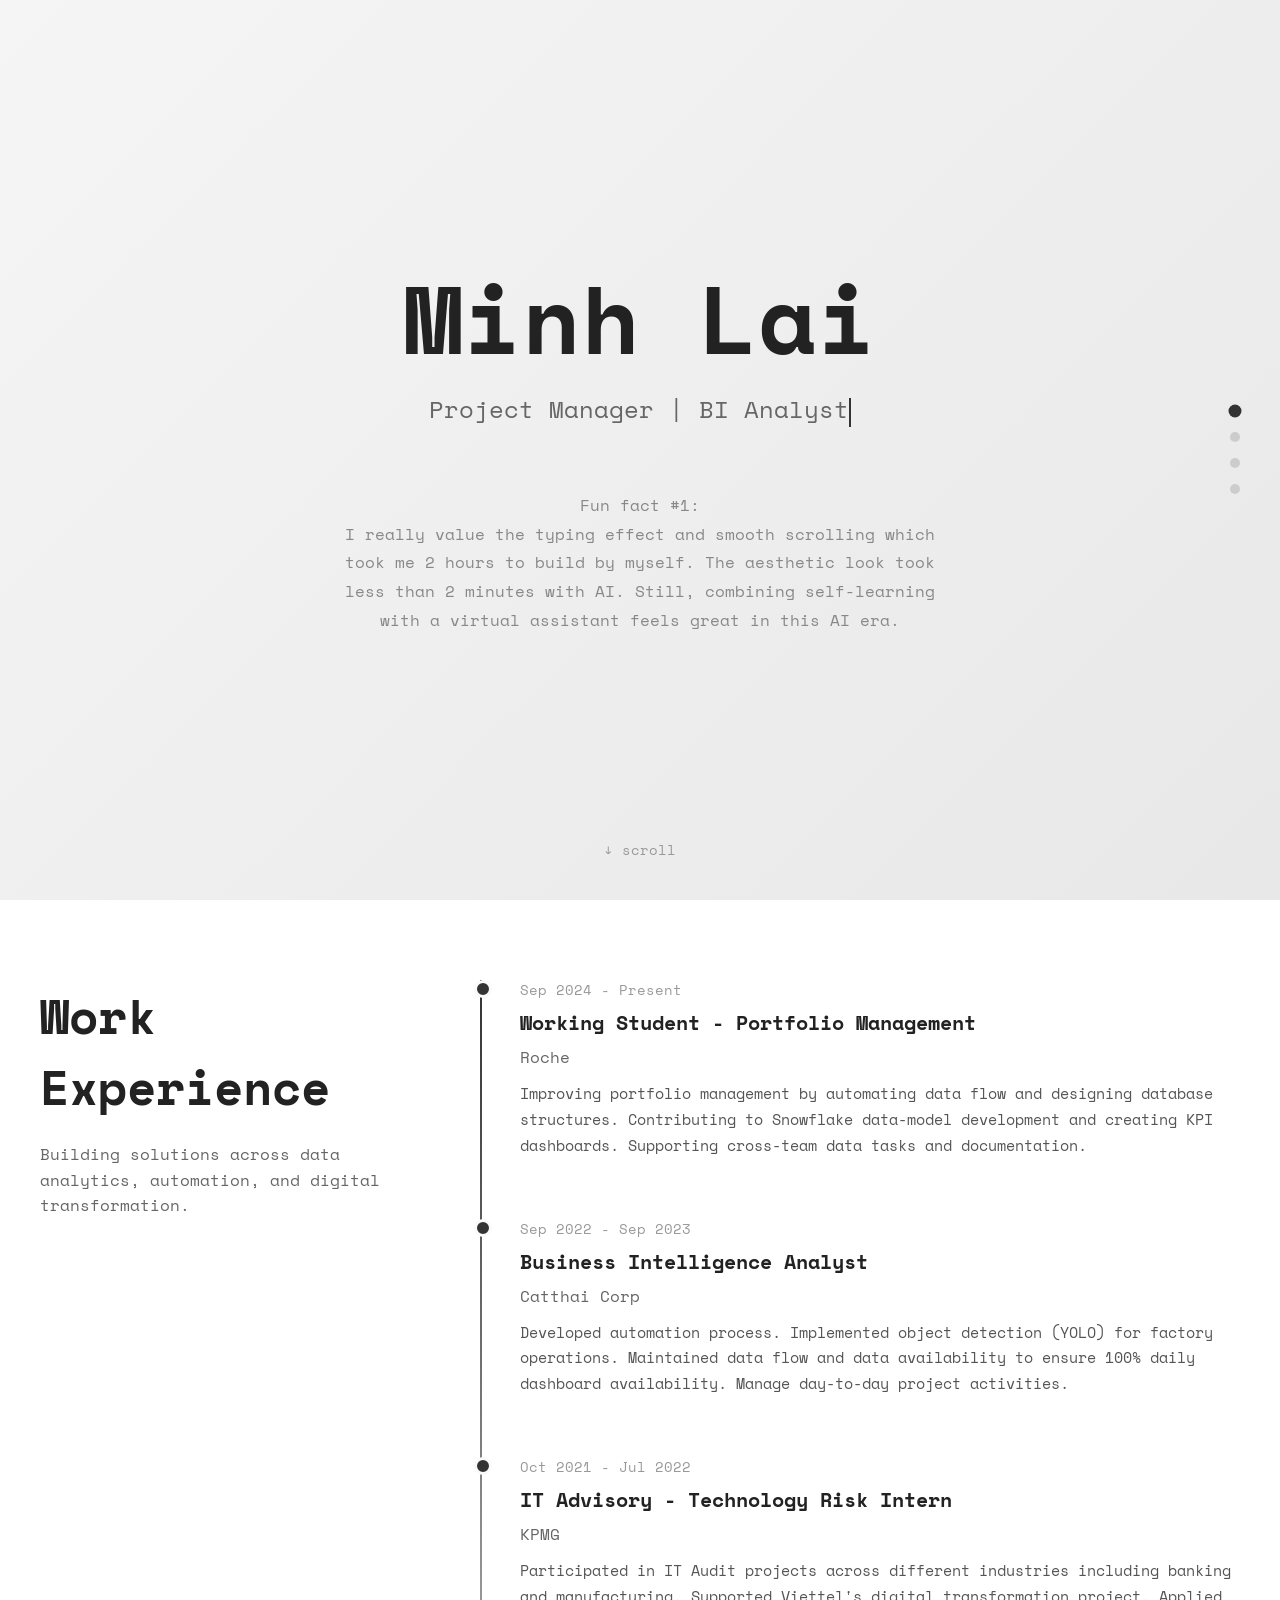
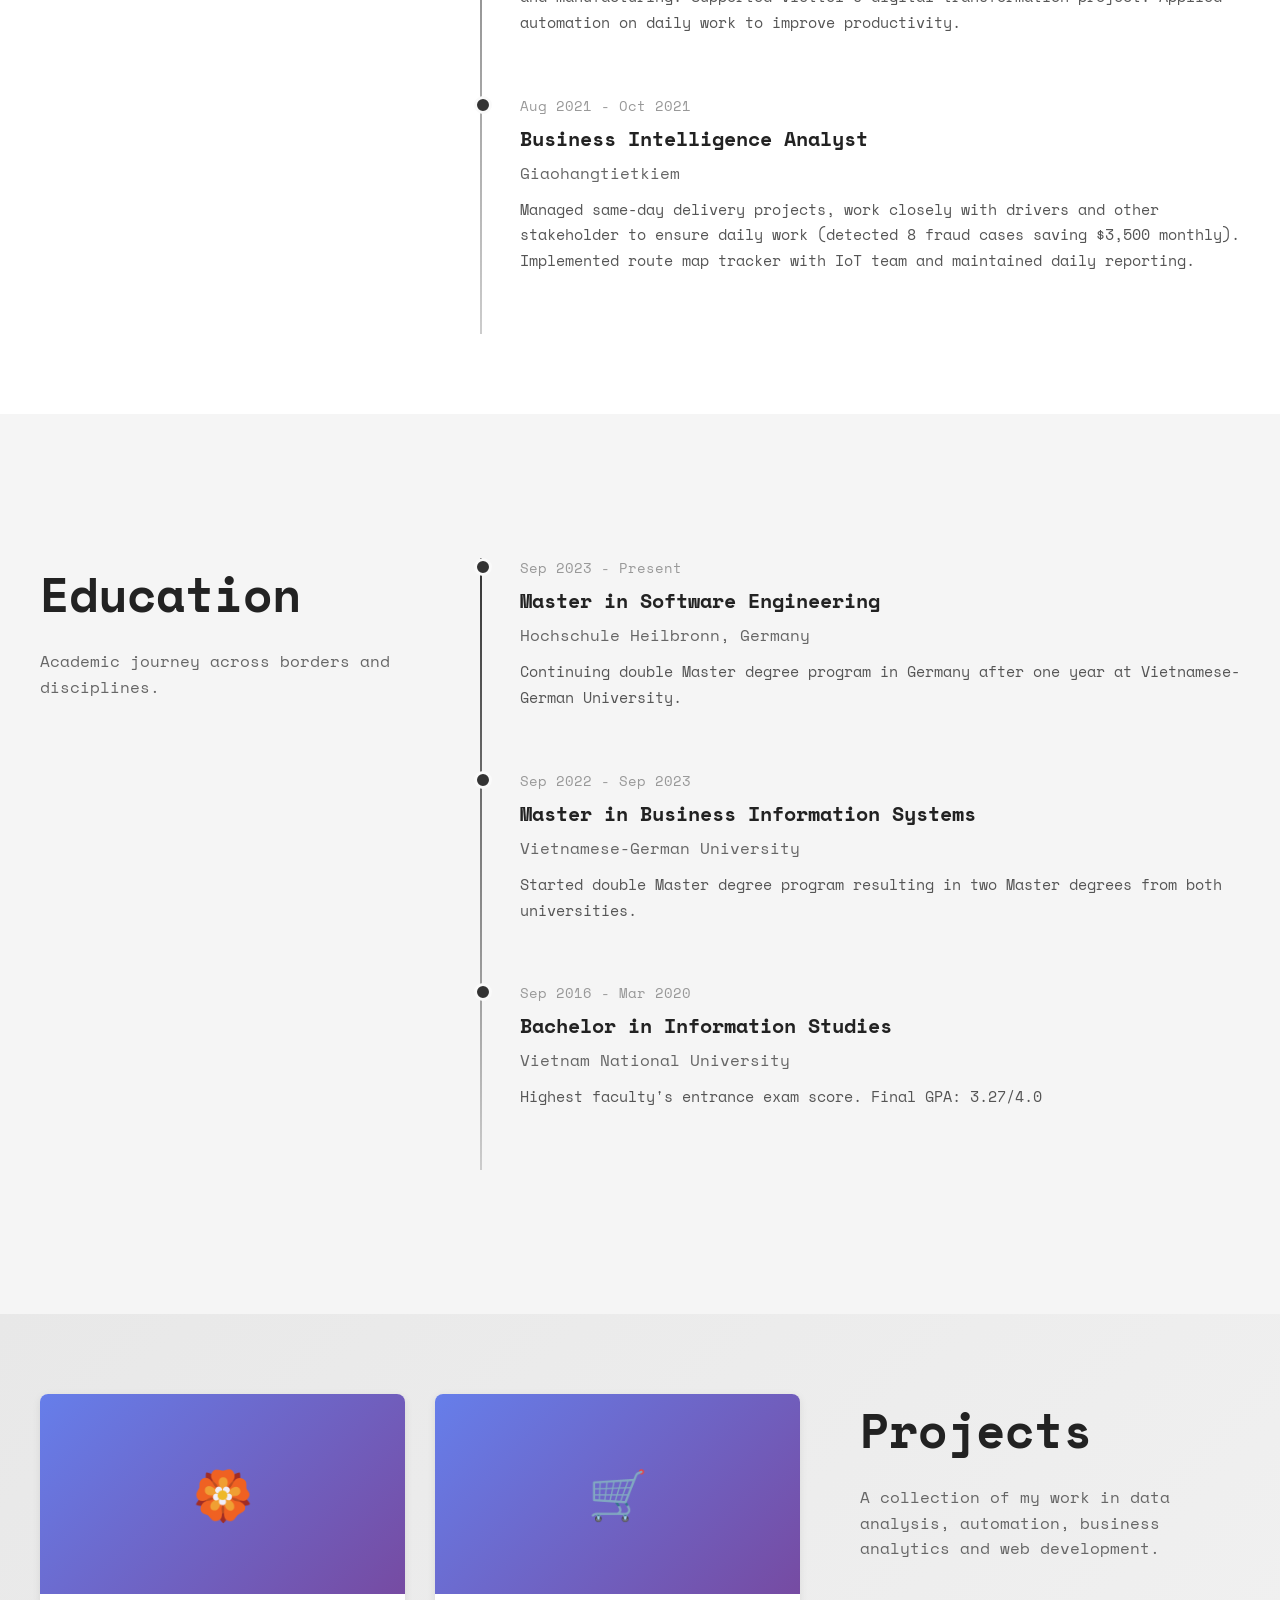
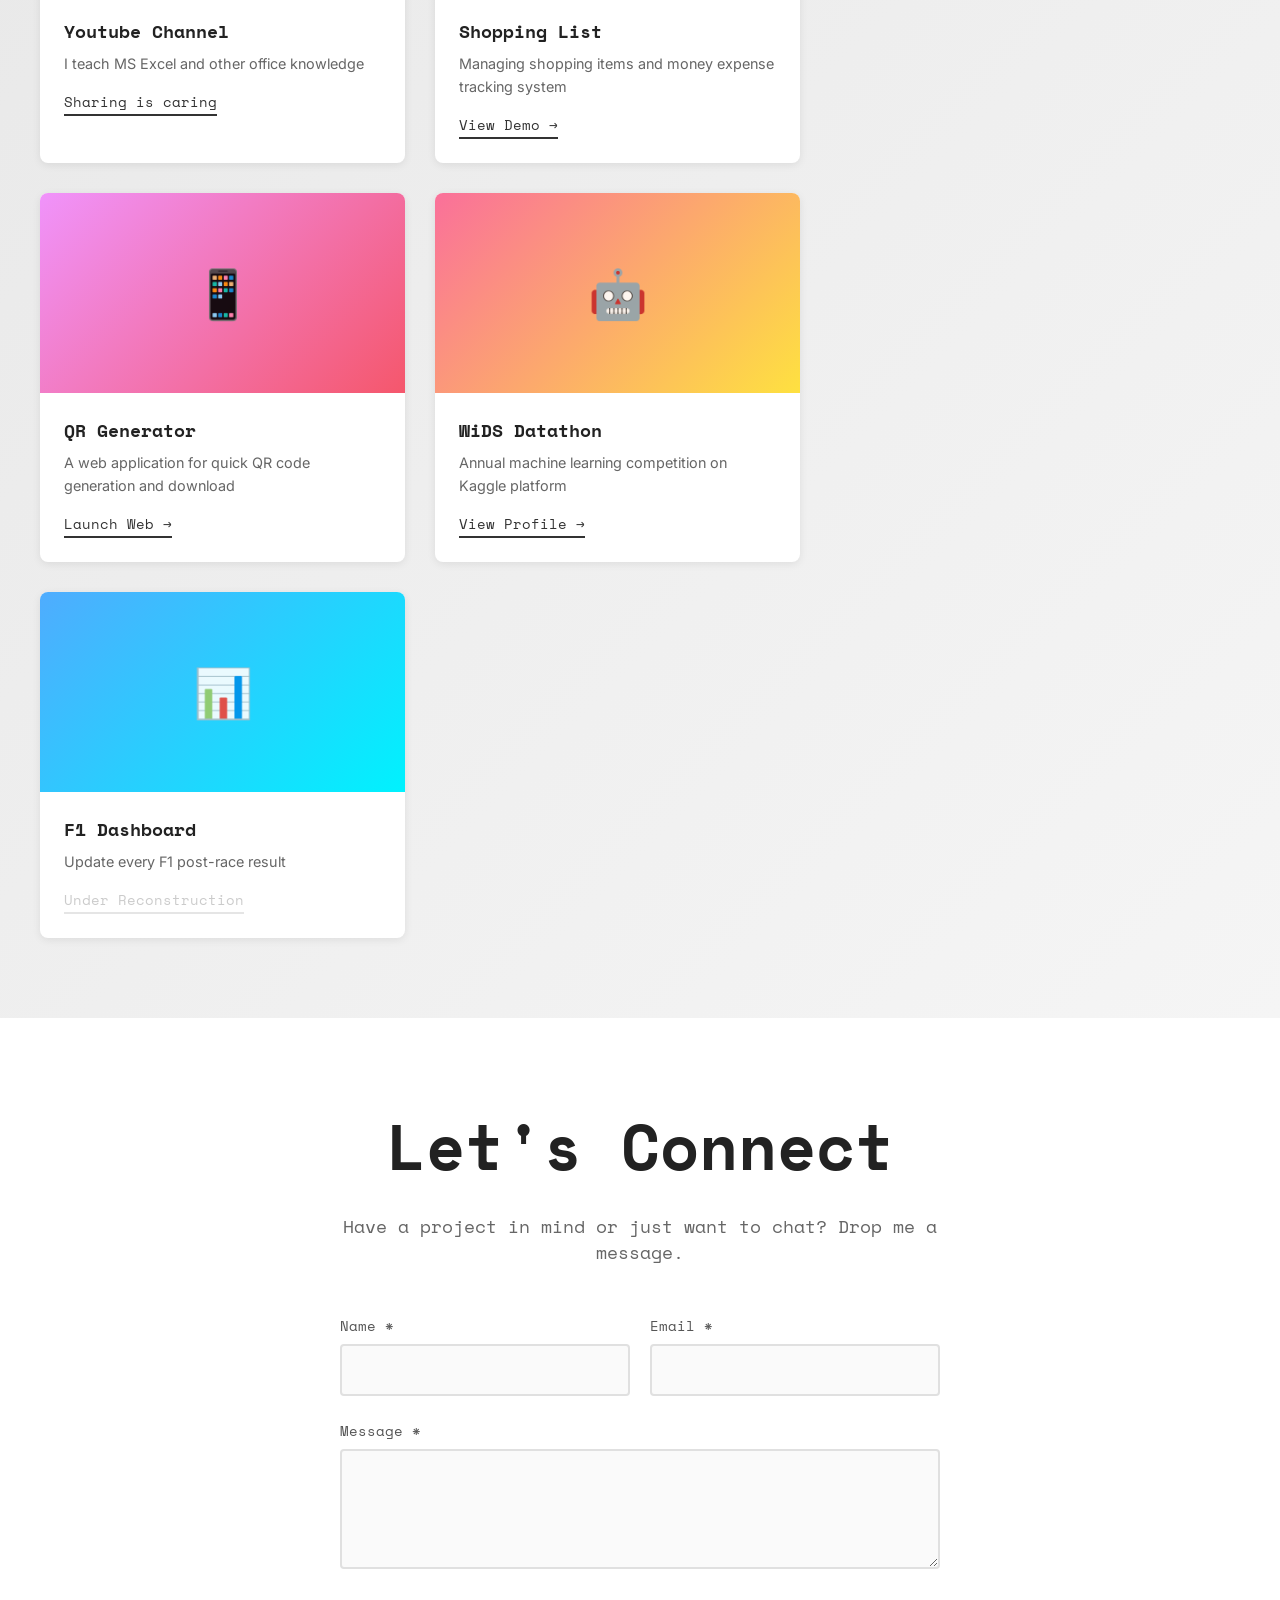
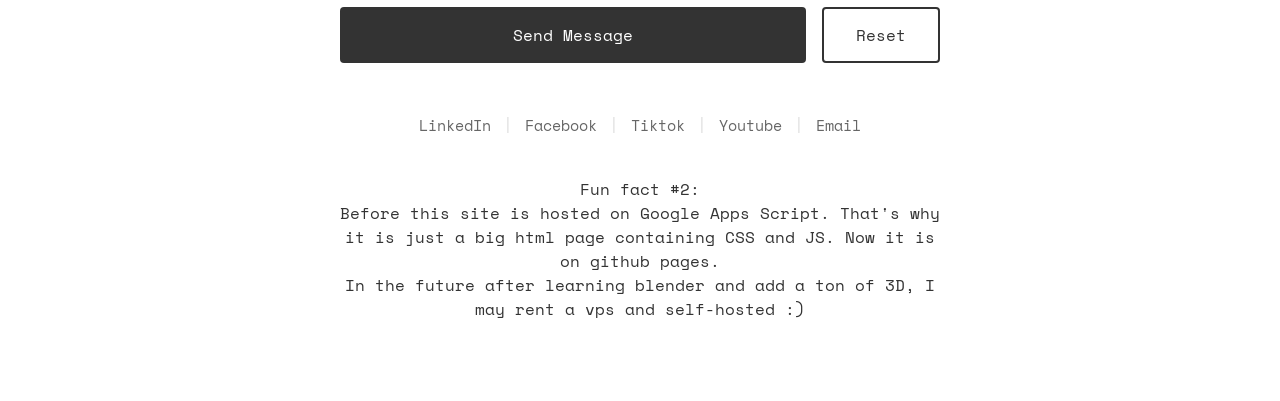
<file: index.html>
<!DOCTYPE html>
<html>
<head>
    <title>Minh Lai | Portfolio</title>
    <meta charset="utf-8">
    <meta name="viewport" content="width=device-width, initial-scale=1.0">
    <link href="https://fonts.googleapis.com/css2?family=Space+Mono:wght@400;700&family=Inter:wght@300;400;500;600&display=swap" rel="stylesheet">
    <style>
        * {
            margin: 0;
            padding: 0;
            box-sizing: border-box;
        }

        ::-webkit-scrollbar {
            width: 8px;
        }

        ::-webkit-scrollbar-track {
            background: #f5f5f5;
        }

        ::-webkit-scrollbar-thumb {
            background: #333;
            border-radius: 4px;
        }

        body {
            font-family: 'Inter', sans-serif;
            background: #fafafa;
            color: #333;
            scroll-behavior: smooth;
            overflow-x: hidden;
        }

        .mono {
            font-family: 'Space Mono', monospace;
        }

        .section {
            min-height: 100vh;
            display: flex;
            align-items: center;
            padding: 80px 40px;
            position: relative;
            transition: all 0.6s ease;
        }

        .container {
            max-width: 1200px;
            margin: 0 auto;
            width: 100%;
        }

        /* Hero Section */
        .hero {
            justify-content: center;
            text-align: center;
            background: linear-gradient(135deg, #f5f5f5 0%, #e8e8e8 100%);
        }

        .hero-content {
            max-width: 800px;
        }

        .hero h1 {
            font-size: clamp(3rem, 8vw, 6rem);
            font-weight: 700;
            margin-bottom: 20px;
            color: #222;
            line-height: 1.1;
        }

        .hero-subtitle {
            font-size: clamp(1rem, 2vw, 1.5rem);
            color: #666;
            min-height: 60px;
            margin-bottom: 40px;
        }

        .caret {
            display: inline-block;
            width: 2px;
            height: 1.2em;
            background-color: #333;
            animation: blink 0.7s infinite alternate;
            vertical-align: text-bottom;
        }

        @keyframes blink {
            from { opacity: 1; }
            to { opacity: 0; }
        }

        .scroll-indicator {
            position: absolute;
            bottom: 40px;
            left: 50%;
            transform: translateX(-50%);
            font-size: 0.9rem;
            color: #999;
            animation: bounce 2s infinite;
        }

        @keyframes bounce {
            0%, 20%, 50%, 80%, 100% { transform: translateX(-50%) translateY(0); }
            40% { transform: translateX(-50%) translateY(-10px); }
            60% { transform: translateX(-50%) translateY(-5px); }
        }

        /* Experience Section */
        .experience {
            background: #fff;
        }

        .experience .container {
            display: grid;
            grid-template-columns: 1fr 2fr;
            gap: 60px;
            align-items: start;
        }

        .section-title {
            position: sticky;
            top: 100px;
        }

        .section-title h2 {
            font-size: clamp(2rem, 4vw, 3rem);
            font-weight: 700;
            margin-bottom: 20px;
            color: #222;
        }

        .section-title p {
            color: #666;
            font-size: 1rem;
            line-height: 1.6;
        }

        .timeline {
            position: relative;
            padding-left: 40px;
        }

        .timeline::before {
            content: '';
            position: absolute;
            left: 0;
            top: 0;
            bottom: 0;
            width: 2px;
            background: linear-gradient(to bottom, #333 0%, #ccc 100%);
        }

        .timeline-item {
            position: relative;
            margin-bottom: 60px;
            opacity: 0;
            transform: translateY(30px);
            transition: all 0.6s ease;
        }

        .timeline-item.visible {
            opacity: 1;
            transform: translateY(0);
        }

        .timeline-item::before {
            content: '';
            position: absolute;
            left: -46px;
            top: 0;
            width: 12px;
            height: 12px;
            background: #333;
            border-radius: 50%;
            border: 3px solid #fafafa;
        }

        .timeline-date {
            font-size: 0.85rem;
            color: #999;
            margin-bottom: 8px;
        }

        .timeline-title {
            font-size: 1.25rem;
            font-weight: 600;
            color: #222;
            margin-bottom: 8px;
        }

        .timeline-company {
            font-size: 1rem;
            color: #666;
            margin-bottom: 12px;
        }

        .timeline-desc {
            color: #555;
            line-height: 1.7;
            font-size: 0.95rem;
        }

        /* Portfolio Section */
        .portfolio {
            background: linear-gradient(135deg, #e8e8e8 0%, #f5f5f5 100%);
        }

        .portfolio .container {
            display: grid;
            grid-template-columns: 2fr 1fr;
            gap: 60px;
            align-items: start;
        }

        .projects-grid {
            display: grid;
            grid-template-columns: repeat(auto-fill, minmax(280px, 1fr));
            gap: 30px;
        }

        .project-card {
            background: #fff;
            border-radius: 8px;
            overflow: hidden;
            box-shadow: 0 2px 8px rgba(0,0,0,0.08);
            transition: all 0.3s ease;
            opacity: 0;
            transform: translateY(30px);
        }

        .project-card.visible {
            opacity: 1;
            transform: translateY(0);
        }

        .project-card:hover {
            transform: translateY(-8px);
            box-shadow: 0 8px 24px rgba(0,0,0,0.15);
        }

        .project-image {
            width: 100%;
            height: 200px;
            background: linear-gradient(135deg, #667eea 0%, #764ba2 100%);
            display: flex;
            align-items: center;
            justify-content: center;
            font-size: 3rem;
            color: rgba(255,255,255,0.9);
        }

        .project-content {
            padding: 24px;
        }

        .project-title {
            font-size: 1.1rem;
            font-weight: 600;
            margin-bottom: 8px;
            color: #222;
        }

        .project-desc {
            font-size: 0.9rem;
            color: #666;
            margin-bottom: 16px;
            line-height: 1.6;
        }

        .project-link {
            display: inline-block;
            color: #333;
            text-decoration: none;
            font-size: 0.9rem;
            font-weight: 500;
            border-bottom: 2px solid #333;
            padding-bottom: 2px;
            transition: all 0.3s ease;
        }

        .project-link:hover {
            color: #666;
            border-color: #666;
        }

        /* Contact Section */
        .contact {
            background: #fff;
            justify-content: center;
        }

        .contact .container {
            max-width: 600px;
            text-align: center;
        }

        .contact h2 {
            font-size: clamp(2.5rem, 5vw, 4rem);
            font-weight: 700;
            margin-bottom: 20px;
            color: #222;
        }

        .contact-subtitle {
            color: #666;
            margin-bottom: 50px;
            font-size: 1.1rem;
        }

        .contact-form {
            text-align: left;
        }

        .form-group {
            margin-bottom: 24px;
        }

        .form-label {
            display: block;
            font-size: 0.9rem;
            color: #555;
            margin-bottom: 8px;
            font-weight: 500;
        }

        .form-input,
        .form-textarea {
            width: 100%;
            padding: 14px 16px;
            border: 2px solid #e0e0e0;
            background: #fafafa;
            font-size: 1rem;
            font-family: 'Inter', sans-serif;
            transition: all 0.3s ease;
            border-radius: 4px;
        }

        .form-input:focus,
        .form-textarea:focus {
            outline: none;
            border-color: #333;
            background: #fff;
        }

        .form-textarea {
            resize: vertical;
            min-height: 120px;
        }

        .form-row {
            display: grid;
            grid-template-columns: 1fr 1fr;
            gap: 20px;
        }

        .form-actions {
            display: flex;
            gap: 16px;
            margin-top: 32px;
        }

        .btn {
            padding: 14px 32px;
            font-size: 1rem;
            font-weight: 500;
            border: none;
            cursor: pointer;
            transition: all 0.3s ease;
            border-radius: 4px;
            font-family: 'Space Mono', monospace;
        }

        .btn-primary {
            background: #333;
            color: #fff;
            flex: 1;
        }

        .btn-primary:hover {
            background: #000;
            transform: translateY(-2px);
            box-shadow: 0 4px 12px rgba(0,0,0,0.2);
        }

        .btn-secondary {
            background: transparent;
            color: #333;
            border: 2px solid #333;
        }

        .btn-secondary:hover {
            background: #333;
            color: #fff;
        }

        .social-links {
            margin-top: 50px;
            display: flex;
            justify-content: center;
            align-items: center;
            flex-wrap: wrap;
            gap: 12px;
            row-gap: 16px;
        }

        .social-link {
            color: #666;
            text-decoration: none;
            font-size: 0.95rem;
            transition: color 0.3s ease;
        }

        .social-link:hover {
            color: #333;
        }

        /* Navigation Dots */
        .nav-dots {
            position: fixed;
            right: 40px;
            top: 50%;
            transform: translateY(-50%);
            z-index: 1000;
        }

        .nav-dot {
            width: 10px;
            height: 10px;
            border-radius: 50%;
            background: #ccc;
            margin: 16px 0;
            cursor: pointer;
            transition: all 0.3s ease;
        }

        .nav-dot.active {
            background: #333;
            transform: scale(1.3);
        }

        @media (max-width: 768px) {
            .section {
                padding: 60px 24px;
            }

            .experience .container,
            .portfolio .container {
                grid-template-columns: 1fr;
                gap: 40px;
            }

            .section-title {
                position: static;
            }

            .form-row {
                grid-template-columns: 1fr;
            }

            .nav-dots {
                display: none;
            }

            .timeline {
                padding-left: 30px;
            }

            .timeline-item::before {
                left: -36px;
            }
        }
    </style>
</head>
<body>
<!-- Navigation Dots -->
<div class="nav-dots">
    <div class="nav-dot active" data-section="0"></div>
    <div class="nav-dot" data-section="1"></div>
    <div class="nav-dot" data-section="2"></div>
    <div class="nav-dot" data-section="3"></div>
</div>

<!-- Hero Section -->
<section class="section hero" id="section-0">
    <div class="hero-content">
        <h1 class="mono">Minh Lai</h1>
        <div class="hero-subtitle mono">
            <span id="typed-text"></span><span class="caret"></span>
        </div>
        <p style="color: #888; max-width: 600px; margin: 0 auto; line-height: 1.8" class="mono">
            Fun fact #1:<br>
            I really value the typing effect and smooth scrolling which took me 2 hours to build by myself. The aesthetic look took less than 2 minutes with AI. Still, combining self-learning with a virtual assistant feels great in this AI era.
        </p>
    </div>
    <div class="scroll-indicator mono">↓ scroll</div>
</section>

<!-- Experience Section -->
<section class="section experience" id="section-1">
    <div class="container">
        <div class="section-title mono">
            <h2 class="mono">Work Experience</h2>
            <p>Building solutions across data analytics, automation, and digital transformation.</p>
        </div>
        <div class="timeline mono">
            <div class="timeline-item">
                <div class="timeline-date mono">Sep 2024 - Present</div>
                <div class="timeline-title ">Working Student - Portfolio Management</div>
                <div class="timeline-company ">Roche</div>
                <div class="timeline-desc ">
                    Improving portfolio management by automating data flow and designing database structures. Contributing to Snowflake data-model development and creating KPI dashboards. Supporting cross-team data tasks and documentation.
                </div>
            </div>

            <div class="timeline-item">
                <div class="timeline-date mono">Sep 2022 - Sep 2023</div>
                <div class="timeline-title">Business Intelligence Analyst</div>
                <div class="timeline-company">Catthai Corp</div>
                <div class="timeline-desc">
                    Developed automation process. Implemented object detection (YOLO) for factory operations. Maintained data flow and data availability to ensure 100% daily dashboard availability. Manage day-to-day project activities.
                </div>
            </div>

            <div class="timeline-item">
                <div class="timeline-date mono">Oct 2021 - Jul 2022</div>
                <div class="timeline-title">IT Advisory - Technology Risk Intern</div>
                <div class="timeline-company">KPMG</div>
                <div class="timeline-desc">
                    Participated in IT Audit projects across different industries including banking and manufacturing. Supported Viettel's digital transformation project. Applied automation on daily work to improve productivity.
                </div>
            </div>

            <div class="timeline-item">
                <div class="timeline-date mono">Aug 2021 - Oct 2021</div>
                <div class="timeline-title">Business Intelligence Analyst</div>
                <div class="timeline-company">Giaohangtietkiem</div>
                <div class="timeline-desc">
                    Managed same-day delivery projects, work closely with drivers and other stakeholder to ensure daily work (detected 8 fraud cases saving $3,500 monthly). Implemented route map tracker with IoT team and maintained daily reporting.
                </div>
            </div>
        </div>
    </div>
</section>

<!-- Education Section -->
<section class="section experience" id="section-1.5" style="background: #f5f5f5;">
    <div class="container">
        <div class="section-title mono">
            <h2 class="mono">Education</h2>
            <p>Academic journey across borders and disciplines.</p>
        </div>
        <div class="timeline mono">
            <div class="timeline-item">
                <div class="timeline-date mono">Sep 2023 - Present</div>
                <div class="timeline-title">Master in Software Engineering</div>
                <div class="timeline-company">Hochschule Heilbronn, Germany</div>
                <div class="timeline-desc">
                    Continuing double Master degree program in Germany after one year at Vietnamese-German University.
                </div>
            </div>

            <div class="timeline-item">
                <div class="timeline-date mono">Sep 2022 - Sep 2023</div>
                <div class="timeline-title">Master in Business Information Systems</div>
                <div class="timeline-company">Vietnamese-German University</div>
                <div class="timeline-desc">
                    Started double Master degree program resulting in two Master degrees from both universities.
                </div>
            </div>

            <div class="timeline-item">
                <div class="timeline-date mono">Sep 2016 - Mar 2020</div>
                <div class="timeline-title">Bachelor in Information Studies</div>
                <div class="timeline-company">Vietnam National University</div>
                <div class="timeline-desc">
                    Highest faculty's entrance exam score. Final GPA: 3.27/4.0
                </div>
            </div>
        </div>
    </div>
</section>

<!-- Portfolio Section -->
<section class="section portfolio" id="section-2">
    <div class="container">
        <div class="projects-grid">
            <div class="project-card">
                <div class="project-image">🏵️</div>
                <div class="project-content">
                    <div class="project-title mono">Youtube Channel</div>
                    <div class="project-desc">I teach MS Excel and other office knowledge</div>
                    <a href="https://www.youtube.com/@reallilexcel" target="_blank" class="project-link mono">Sharing is caring</a>
                </div>
            </div>

            <div class="project-card">
                <div class="project-image">🛒</div>
                <div class="project-content">
                    <div class="project-title mono">Shopping List</div>
                    <div class="project-desc">Managing shopping items and money expense tracking system</div>
                    <a href="https://docs.google.com/spreadsheets/d/1ijjoINCOqfHipJdYq202W9yeg9LCodi2MPOlcsomOzc/edit#gid=629175881" target="_blank" class="project-link mono">View Demo →</a>
                </div>
            </div>

            <div class="project-card">
                <div class="project-image" style="background: linear-gradient(135deg, #f093fb 0%, #f5576c 100%);">📱</div>
                <div class="project-content">
                    <div class="project-title mono">QR Generator</div>
                    <div class="project-desc">A web application for quick QR code generation and download</div>
                    <a href="https://script.google.com/macros/s/AKfycbzvnkyM6LBCNBbKvJhuHPoOBsf5e-9uciTJfWqIqiIp5VxIs5NH4BR4xDhHZZolB_hM/exec?url=https://www.linkedin.com/in/milatr98/" target="_blank" class="project-link mono">Launch Web →</a>
                </div>
            </div>

            <div class="project-card">
                <div class="project-image" style="background: linear-gradient(135deg, #fa709a 0%, #fee140 100%);">🤖</div>
                <div class="project-content">
                    <div class="project-title mono">WiDS Datathon</div>
                    <div class="project-desc">Annual machine learning competition on Kaggle platform</div>
                    <a href="https://www.kaggle.com/mikeling98/competitions" target="_blank" class="project-link mono">View Profile →</a>
                </div>
            </div>

            <div class="project-card">
                <div class="project-image" style="background: linear-gradient(135deg, #4facfe 0%, #00f2fe 100%);">📊</div>
                <div class="project-content">
                    <div class="project-title mono">F1 Dashboard</div>
                    <div class="project-desc">Update every F1 post-race result</div>
                    <span class="project-link mono" style="opacity: 0.5; cursor: not-allowed; border-color: #ccc; color: #999;">Under Reconstruction</span>
                </div>
            </div>


        </div>

        <div class="section-title mono">
            <h2 class="mono">Projects</h2>
            <p>A collection of my work in data analysis, automation, business analytics and web development.</p>
        </div>
    </div>
</section>

<!-- Contact Section -->
<section class="section contact" id="section-3">
    <div class="container mono">
        <h2 class="mono">Let's Connect</h2>
        <p class="contact-subtitle">Have a project in mind or just want to chat? Drop me a message.</p>

        <form class="contact-form" id="contact-form">
            <div class="form-row">
                <div class="form-group">
                    <label class="form-label mono">Name *</label>
                    <input type="text" class="form-input" id="name" required>
                </div>
                <div class="form-group">
                    <label class="form-label mono">Email *</label>
                    <input type="email" class="form-input" id="email" required>
                </div>
            </div>
            <div class="form-group">
                <label class="form-label mono">Message *</label>
                <textarea class="form-textarea" id="message" required></textarea>
            </div>
            <div class="form-actions">
                <button type="submit" class="btn btn-primary">Send Message</button>
                <button type="reset" class="btn btn-secondary">Reset</button>
            </div>
        </form>

        <div class="social-links">
            <a href="https://www.linkedin.com/in/milatr98/" target="_blank" class="social-link mono">LinkedIn</a>
            <span style="color: #ddd;">|</span>
            <a href="https://www.facebook.com/little.excel" target="_blank" class="social-link mono">Facebook</a>
            <span style="color: #ddd;">|</span>
            <a href="https://www.tiktok.com/@lil.excel" class="social-link mono">Tiktok</a>
            <span style="color: #ddd;">|</span>
            <a href="https://www.youtube.com/@reallilexcel" class="social-link mono">Youtube</a>
            <span style="color: #ddd;">|</span>
            <a href="mailto:minhlai.forwork@gmail.com" class="social-link mono">Email</a>
        </div>
        <div style="padding-top: 40px">
            <p class="mono">Fun fact #2: <br>
                Before this site is hosted on Google Apps Script. That's why it is just a big html page containing CSS and JS. Now it is on github pages.<br>
                In the future after learning blender and add a ton of 3D, I may rent a vps and self-hosted :)
            </p>
        </div>
    </div>
</section>

<script>
    // Typing Effect
    const texts = [
        "Project Manager | BI Analyst | IT Consultant",
        "Data lover | Tech enthusiast",
        "Fast learner and easy to adapt"
    ];
    let textIndex = 0;
    let charIndex = 0;
    let isDeleting = false;
    const typedTextElement = document.getElementById('typed-text');

    function type() {
        const currentText = texts[textIndex];

        if (!isDeleting && charIndex < currentText.length) {
            typedTextElement.textContent += currentText.charAt(charIndex);
            charIndex++;
            setTimeout(type, 80);
        } else if (isDeleting && charIndex > 0) {
            typedTextElement.textContent = currentText.substring(0, charIndex - 1);
            charIndex--;
            setTimeout(type, 50);
        } else {
            isDeleting = !isDeleting;
            if (!isDeleting) {
                textIndex = (textIndex + 1) % texts.length;
            }
            setTimeout(type, isDeleting ? 500 : 2000);
        }
    }

    type();

    // Intersection Observer for animations
    const observerOptions = {
        threshold: 0.2,
        rootMargin: '0px 0px -100px 0px'
    };

    const observer = new IntersectionObserver((entries) => {
        entries.forEach(entry => {
            if (entry.isIntersecting) {
                entry.target.classList.add('visible');
            }
        });
    }, observerOptions);

    document.querySelectorAll('.timeline-item, .project-card').forEach(el => {
        observer.observe(el);
    });

    // Navigation Dots
    const sections = document.querySelectorAll('.section');
    const navDots = document.querySelectorAll('.nav-dot');

    navDots.forEach(dot => {
        dot.addEventListener('click', () => {
            const sectionIndex = parseInt(dot.dataset.section);
            sections[sectionIndex].scrollIntoView({ behavior: 'smooth' });
        });
    });

    // Update active dot on scroll
    window.addEventListener('scroll', () => {
        let current = '';
        sections.forEach((section, index) => {
            const sectionTop = section.offsetTop;
            const sectionHeight = section.clientHeight;
            if (pageYOffset >= sectionTop - sectionHeight / 3) {
                current = index;
            }
        });

        navDots.forEach((dot, index) => {
            dot.classList.remove('active');
            if (index === current) {
                dot.classList.add('active');
            }
        });
    });

    // Form Submission
    document.getElementById('contact-form').addEventListener('submit', async (e) => {
        e.preventDefault();

        const formData = {
            date: new Date().toISOString(),
            name: document.getElementById('name').value,
            email: document.getElementById('email').value,
            message: document.getElementById('message').value
        };

        try {
            const response = await fetch("https://n8n.excelogy.net/webhook/067c57b6-06a1-4ce3-97d3-303631c4f1bb", {
                redirect: "follow",
                method: "POST",
                headers: {
                    "Content-Type": "text/plain;charset=utf-8"
                },
                body: JSON.stringify(formData)
            });

            alert('Message sent successfully! I\'ll get back to you soon.');
            document.getElementById('contact-form').reset();
        } catch (error) {
            alert('There was an error sending your message. Please try again.');
            console.error('Error:', error);
        }
    });
</script>
</body>
</html>
</file>
